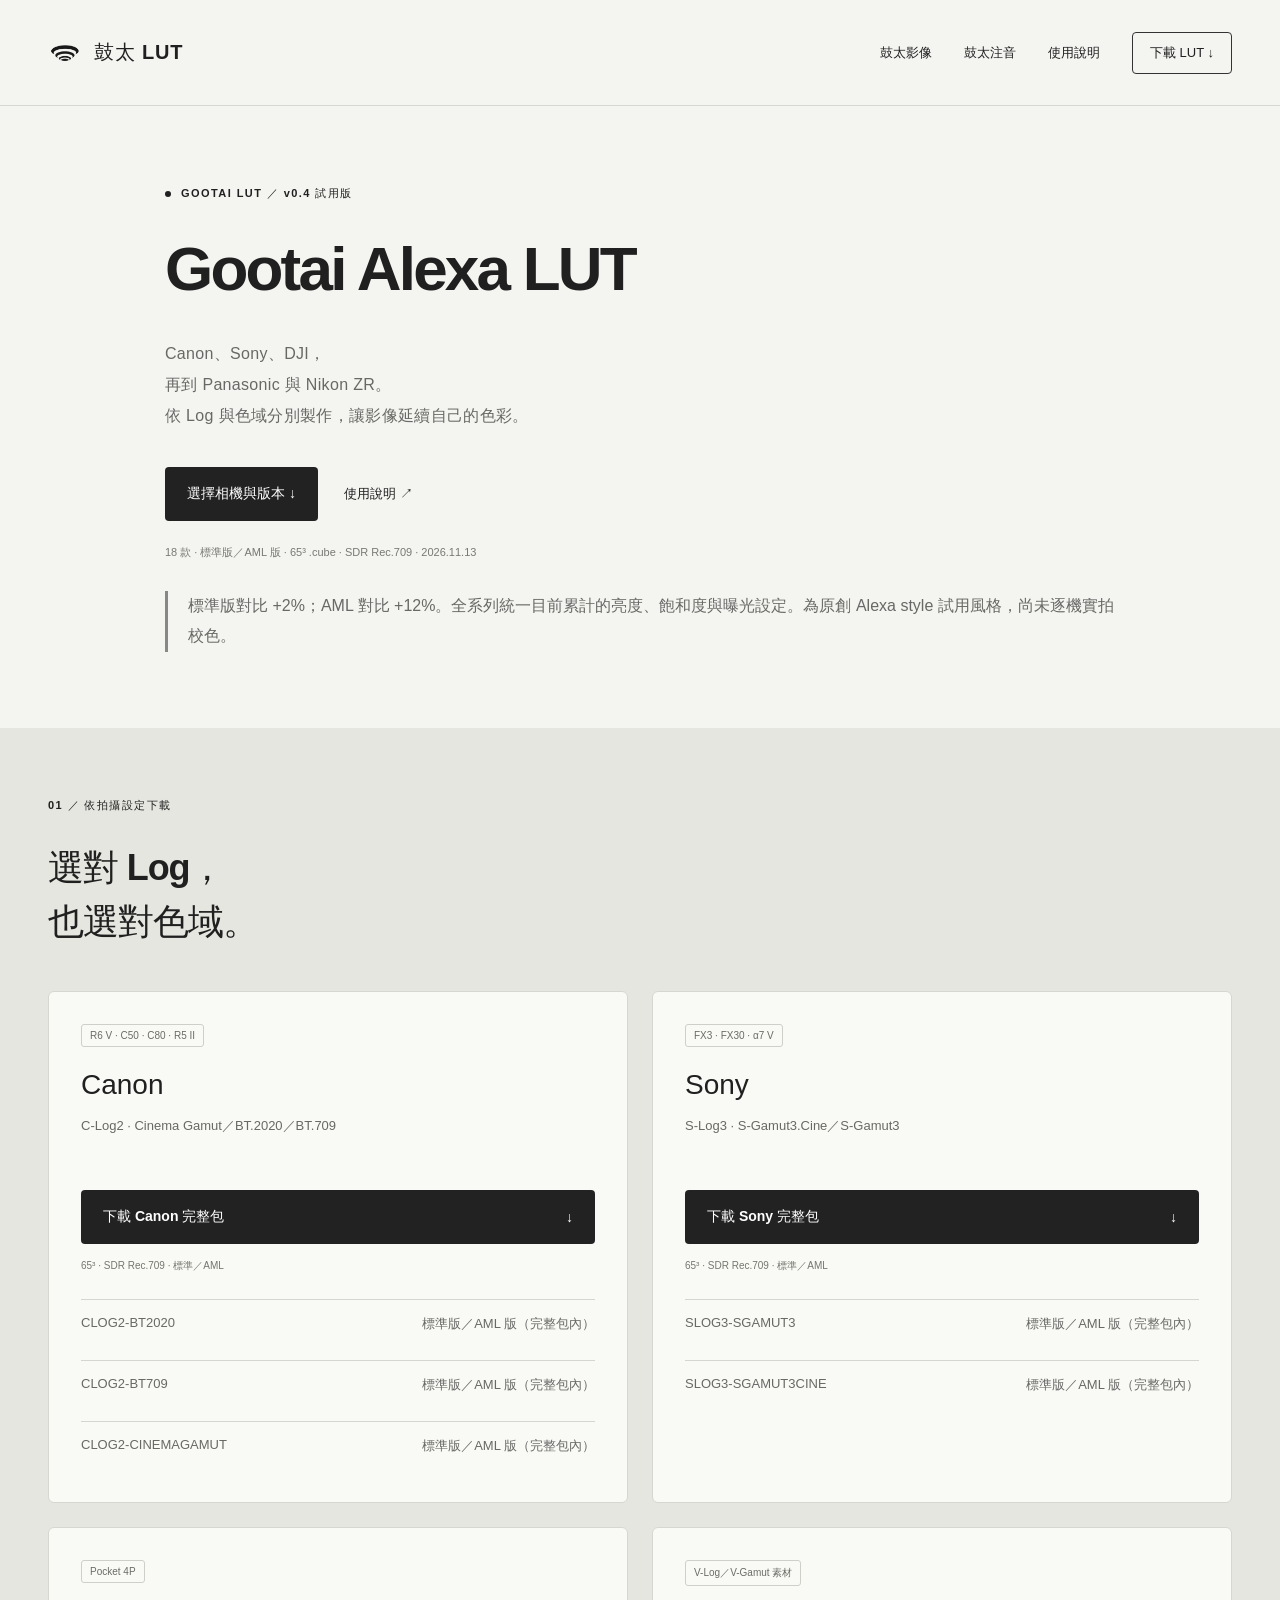
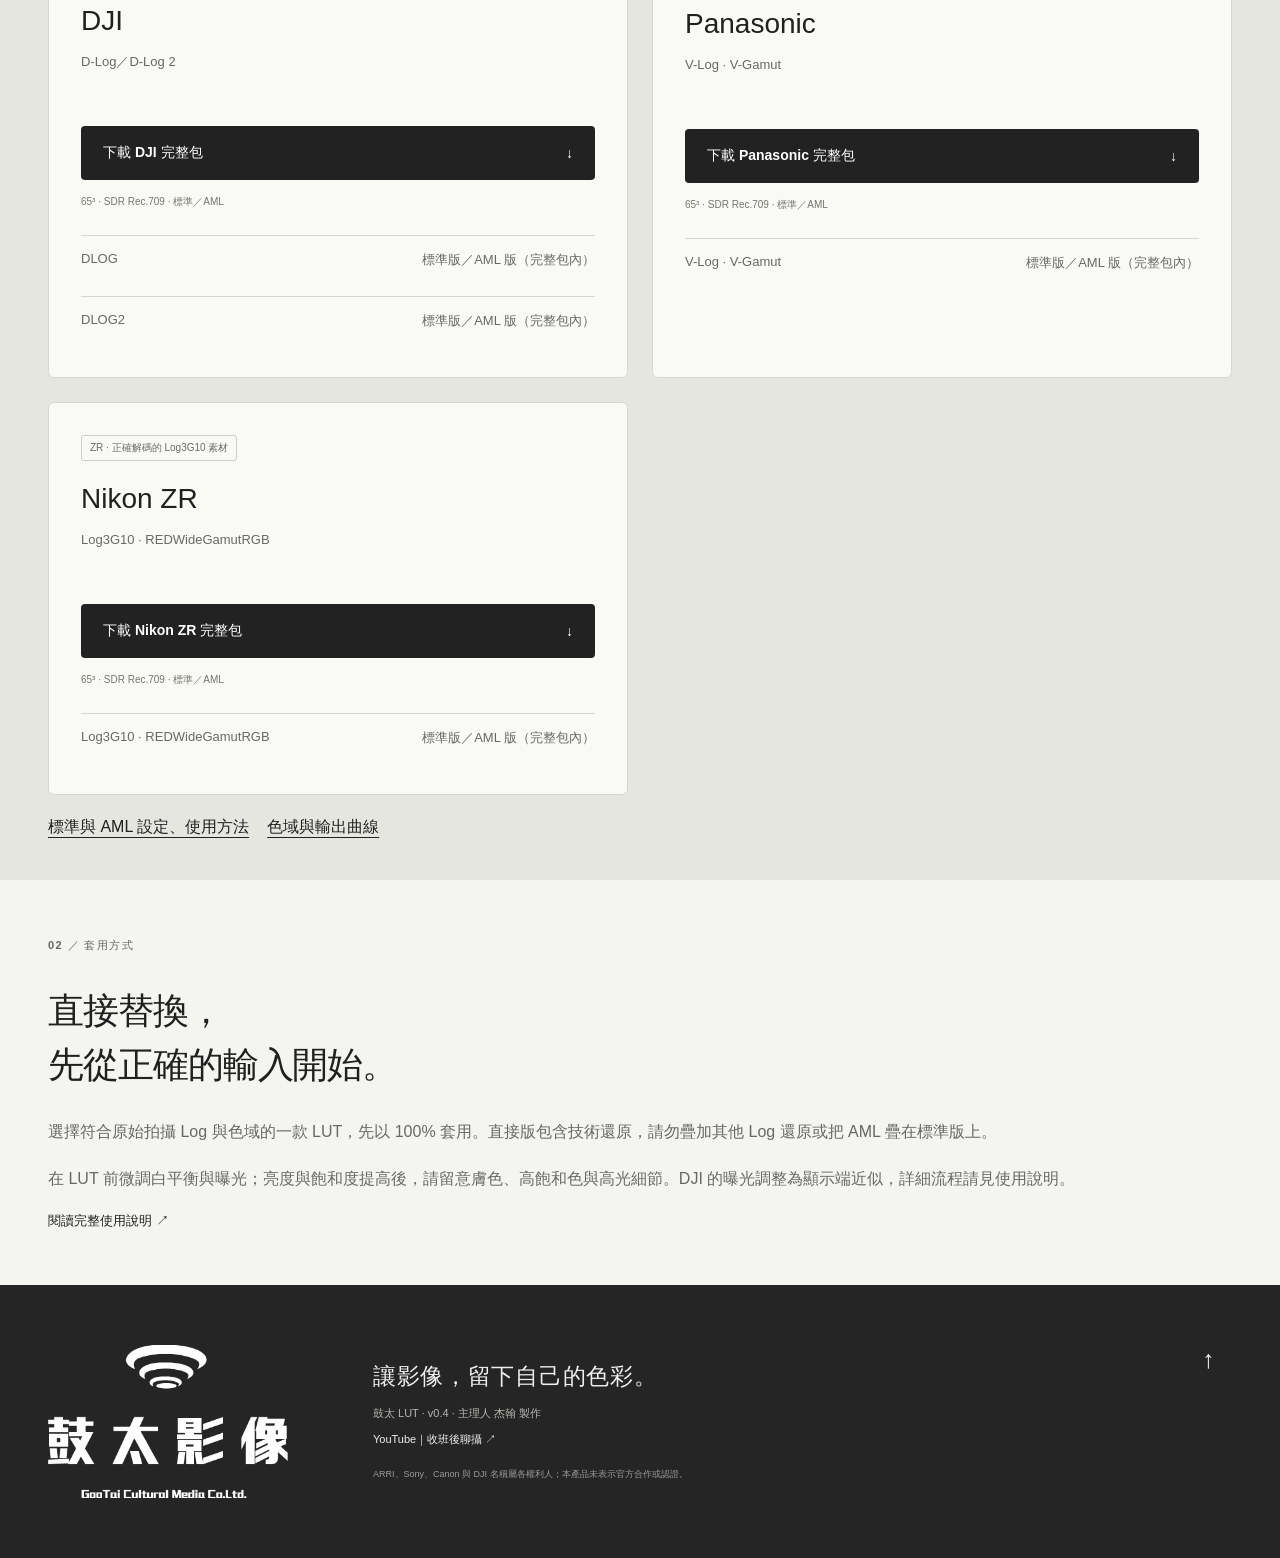
<file: lut/index.html>
<!doctype html><html lang="zh-Hant"><head><meta charset="utf-8"><meta name="viewport" content="width=device-width,initial-scale=1"><title>鼓太 LUT — Gootai Alexa LUT｜Canon・Sony・DJI・Panasonic・Nikon</title><meta name="description" content="鼓太 Gootai Alexa LUT：Canon C-Log2、Sony S-Log3、DJI D-Log 與 D-Log 2，各色域標準與 AML 版下載。"><link rel="stylesheet" href="../style.css"><style>.lut-hero{padding:80px 0 60px;max-width:950px}.lut-hero h1{font-size:clamp(36px,5vw,62px)}.lut-info{padding:55px 0}.lut-info p,.lut-info li{color:var(--muted);line-height:1.95}.lut-info h2{margin-bottom:24px}.lut-note{border-left:3px solid #888;padding-left:20px;margin-top:28px;color:var(--muted);line-height:1.9}.lut-links{display:flex;gap:18px;flex-wrap:wrap;margin-top:22px}.lut-links a{text-decoration:underline;text-underline-offset:5px}.download-card h3{font-size:28px}.download-grid{align-items:stretch}.lut-files{margin-top:25px;display:grid;gap:12px}.lut-file{border-top:1px solid var(--line);padding:15px 0;display:flex;justify-content:space-between;gap:20px}.lut-file span{color:var(--muted);font-size:13px}.lut-file a{font-size:13px;text-decoration:underline}.lut-file div{display:flex;gap:18px}table{border-collapse:collapse;width:100%;font-size:14px}th,td{padding:14px 10px;border-bottom:1px solid var(--line);text-align:left}code{overflow-wrap:anywhere}@media(max-width:680px){.header{height:auto;min-height:90px;padding-top:18px;padding-bottom:18px;flex-wrap:wrap;gap:18px}.header nav{display:flex;flex-wrap:wrap;gap:16px}.header nav a{display:block}.lut-hero{padding:45px 0}.lut-info{padding:40px 0}.lut-file{flex-direction:column;gap:10px}table{font-size:12px}th,td{padding:10px 5px}}</style></head><body><header class="header"><a class="product" href="https://jeihan101.github.io/gootai-media/" aria-label="鼓太影像首頁"><img src="../assets/gootai-mark.png" width="34" height="34" alt=""><span>鼓太 LUT</span></a><nav aria-label="主要導覽"><a href="https://jeihan101.github.io/gootai-media/">鼓太影像</a><a href="../zhuyin/">鼓太注音</a><a href="guide.html">使用說明</a><a class="nav-download" href="index.html#download">下載 LUT ↓</a></nav></header><main><section class="wrap lut-hero"><p class="eyebrow"><span class="dot"></span> GOOTAI LUT ／ v0.4 試用版</p><h1>Gootai Alexa LUT</h1><p class="lead">Canon、Sony、DJI，<br>再到 Panasonic 與 Nikon ZR。<br>依 Log 與色域分別製作，讓影像延續自己的色彩。</p><div class="hero-actions"><a class="button dark" href="#download">選擇相機與版本 ↓</a><a class="text-link" href="guide.html">使用說明 ↗</a></div><p class="system-note">18 款 · 標準版／AML 版 · 65³ .cube · SDR Rec.709 · 2026.11.13</p><p class="lut-note">標準版對比 +2%；AML 對比 +12%。全系列統一目前累計的亮度、飽和度與曝光設定。為原創 Alexa style 試用風格，尚未逐機實拍校色。</p></section><section class="download-section" id="download"><div class="wrap"><div class="download-title"><div><p class="eyebrow">01 ／ 依拍攝設定下載</p><h2>選對 Log，<br>也選對色域。</h2></div></div><div class="download-grid"><article class="download-card"><div class="platform-heading"><span class="badge">R6 V · C50 · C80 · R5 II</span></div><h3>Canon</h3><p class="platform-detail">C-Log2 · Cinema Gamut／BT.2020／BT.709</p><a class="button dark" download href="downloads/gootai-canon-alexa-standard-aml-v03.zip">下載 Canon 完整包 <span aria-hidden="true">↓</span></a><p class="file-note">65³ · SDR Rec.709 · 標準／AML</p><div class="lut-files"><div class="lut-file"><span>CLOG2-BT2020</span><div><span>標準版／AML 版（完整包內）</span></div></div><div class="lut-file"><span>CLOG2-BT709</span><div><span>標準版／AML 版（完整包內）</span></div></div><div class="lut-file"><span>CLOG2-CINEMAGAMUT</span><div><span>標準版／AML 版（完整包內）</span></div></div></div></article><article class="download-card"><div class="platform-heading"><span class="badge">FX3 · FX30 · α7 V</span></div><h3>Sony</h3><p class="platform-detail">S-Log3 · S-Gamut3.Cine／S-Gamut3</p><a class="button dark" download href="downloads/gootai-sony-alexa-standard-aml-v03.zip">下載 Sony 完整包 <span aria-hidden="true">↓</span></a><p class="file-note">65³ · SDR Rec.709 · 標準／AML</p><div class="lut-files"><div class="lut-file"><span>SLOG3-SGAMUT3</span><div><span>標準版／AML 版（完整包內）</span></div></div><div class="lut-file"><span>SLOG3-SGAMUT3CINE</span><div><span>標準版／AML 版（完整包內）</span></div></div></div></article><article class="download-card"><div class="platform-heading"><span class="badge">Pocket 4P</span></div><h3>DJI</h3><p class="platform-detail">D-Log／D-Log 2</p><a class="button dark" download href="downloads/gootai-dji-alexa-standard-aml-v03.zip">下載 DJI 完整包 <span aria-hidden="true">↓</span></a><p class="file-note">65³ · SDR Rec.709 · 標準／AML</p><div class="lut-files"><div class="lut-file"><span>DLOG</span><div><span>標準版／AML 版（完整包內）</span></div></div><div class="lut-file"><span>DLOG2</span><div><span>標準版／AML 版（完整包內）</span></div></div></div></article><article class="download-card"><div class="platform-heading"><span class="badge">V-Log／V-Gamut 素材</span></div><h3>Panasonic</h3><p class="platform-detail">V-Log · V-Gamut</p><a class="button dark" download href="downloads/gootai-panasonic-alexa-standard-aml-v04.zip">下載 Panasonic 完整包 <span aria-hidden="true">↓</span></a><p class="file-note">65³ · SDR Rec.709 · 標準／AML</p><div class="lut-files"><div class="lut-file"><span>V-Log · V-Gamut</span><div><span>標準版／AML 版（完整包內）</span></div></div></div></article><article class="download-card"><div class="platform-heading"><span class="badge">ZR · 正確解碼的 Log3G10 素材</span></div><h3>Nikon ZR</h3><p class="platform-detail">Log3G10 · REDWideGamutRGB</p><a class="button dark" download href="downloads/gootai-nikon-alexa-standard-aml-v04.zip">下載 Nikon ZR 完整包 <span aria-hidden="true">↓</span></a><p class="file-note">65³ · SDR Rec.709 · 標準／AML</p><div class="lut-files"><div class="lut-file"><span>Log3G10 · REDWideGamutRGB</span><div><span>標準版／AML 版（完整包內）</span></div></div></div></article></div><div class="lut-links"><a href="guide.html">標準與 AML 設定、使用方法</a><a href="downloads/analysis.json">色域與輸出曲線</a></div></div></section><section class="lut-info wrap"><p class="eyebrow">02 ／ 套用方式</p><h2>直接替換，<br>先從正確的輸入開始。</h2><p>選擇符合原始拍攝 Log 與色域的一款 LUT，先以 100% 套用。直接版包含技術還原，請勿疊加其他 Log 還原或把 AML 疊在標準版上。</p><p>在 LUT 前微調白平衡與曝光；亮度與飽和度提高後，請留意膚色、高飽和色與高光細節。DJI 的曝光調整為顯示端近似，詳細流程請見使用說明。</p><a class="text-link" href="guide.html">閱讀完整使用說明 ↗</a></section></main><footer><div class="wrap footer-inner"><div class="brand-lockup" role="img" aria-label="鼓太影像 GooTai Cultural Media"><img src="../assets/gootai-brand-white.png" alt="" width="1314" height="1234"></div><div class="footer-copy"><p>讓影像，留下自己的色彩。</p><span>鼓太 LUT · v0.4 · 主理人 杰翰 製作</span><a href="https://www.youtube.com/@cjeihantalkaboutfilm">YouTube｜收班後聊攝 ↗</a><small>ARRI、Sony、Canon 與 DJI 名稱屬各權利人；本產品未表示官方合作或認證。</small></div><a class="back-top" href="#" aria-label="回到頂端">↑</a></div></footer></body></html>
</file>
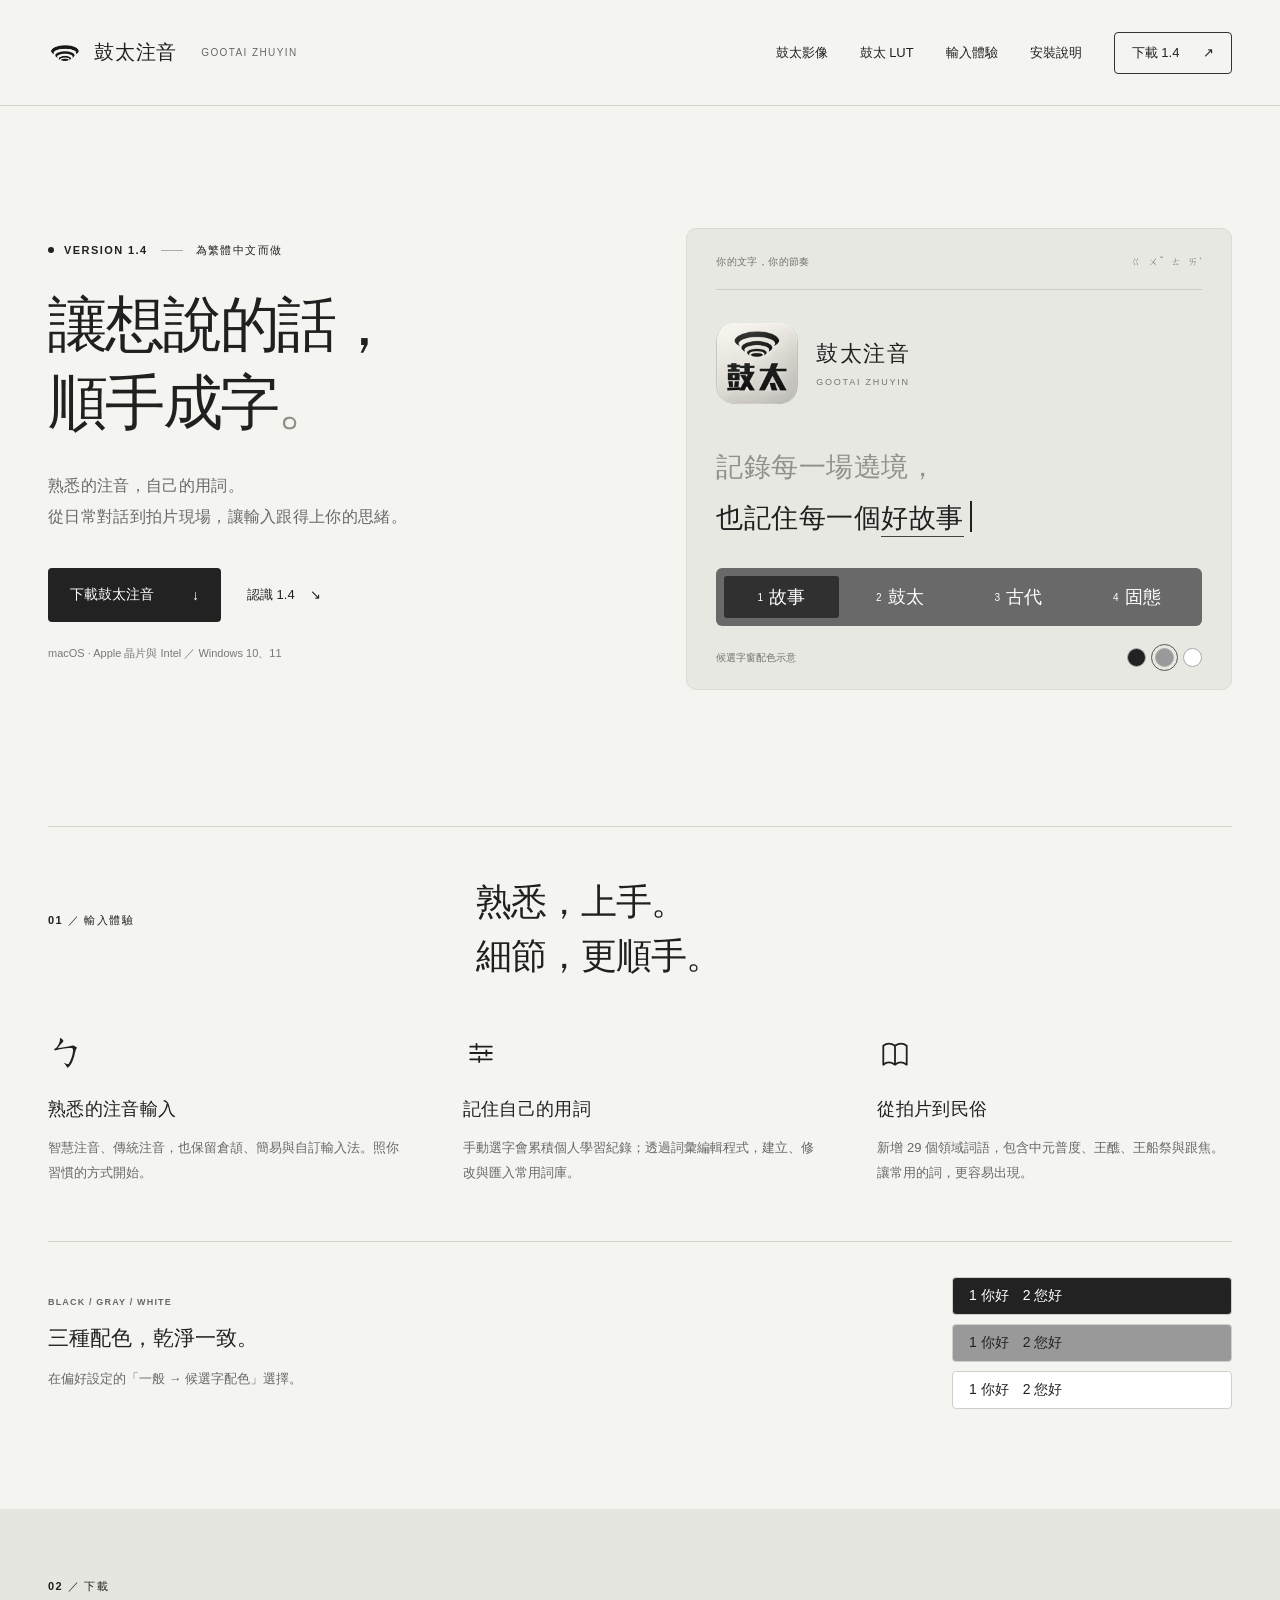
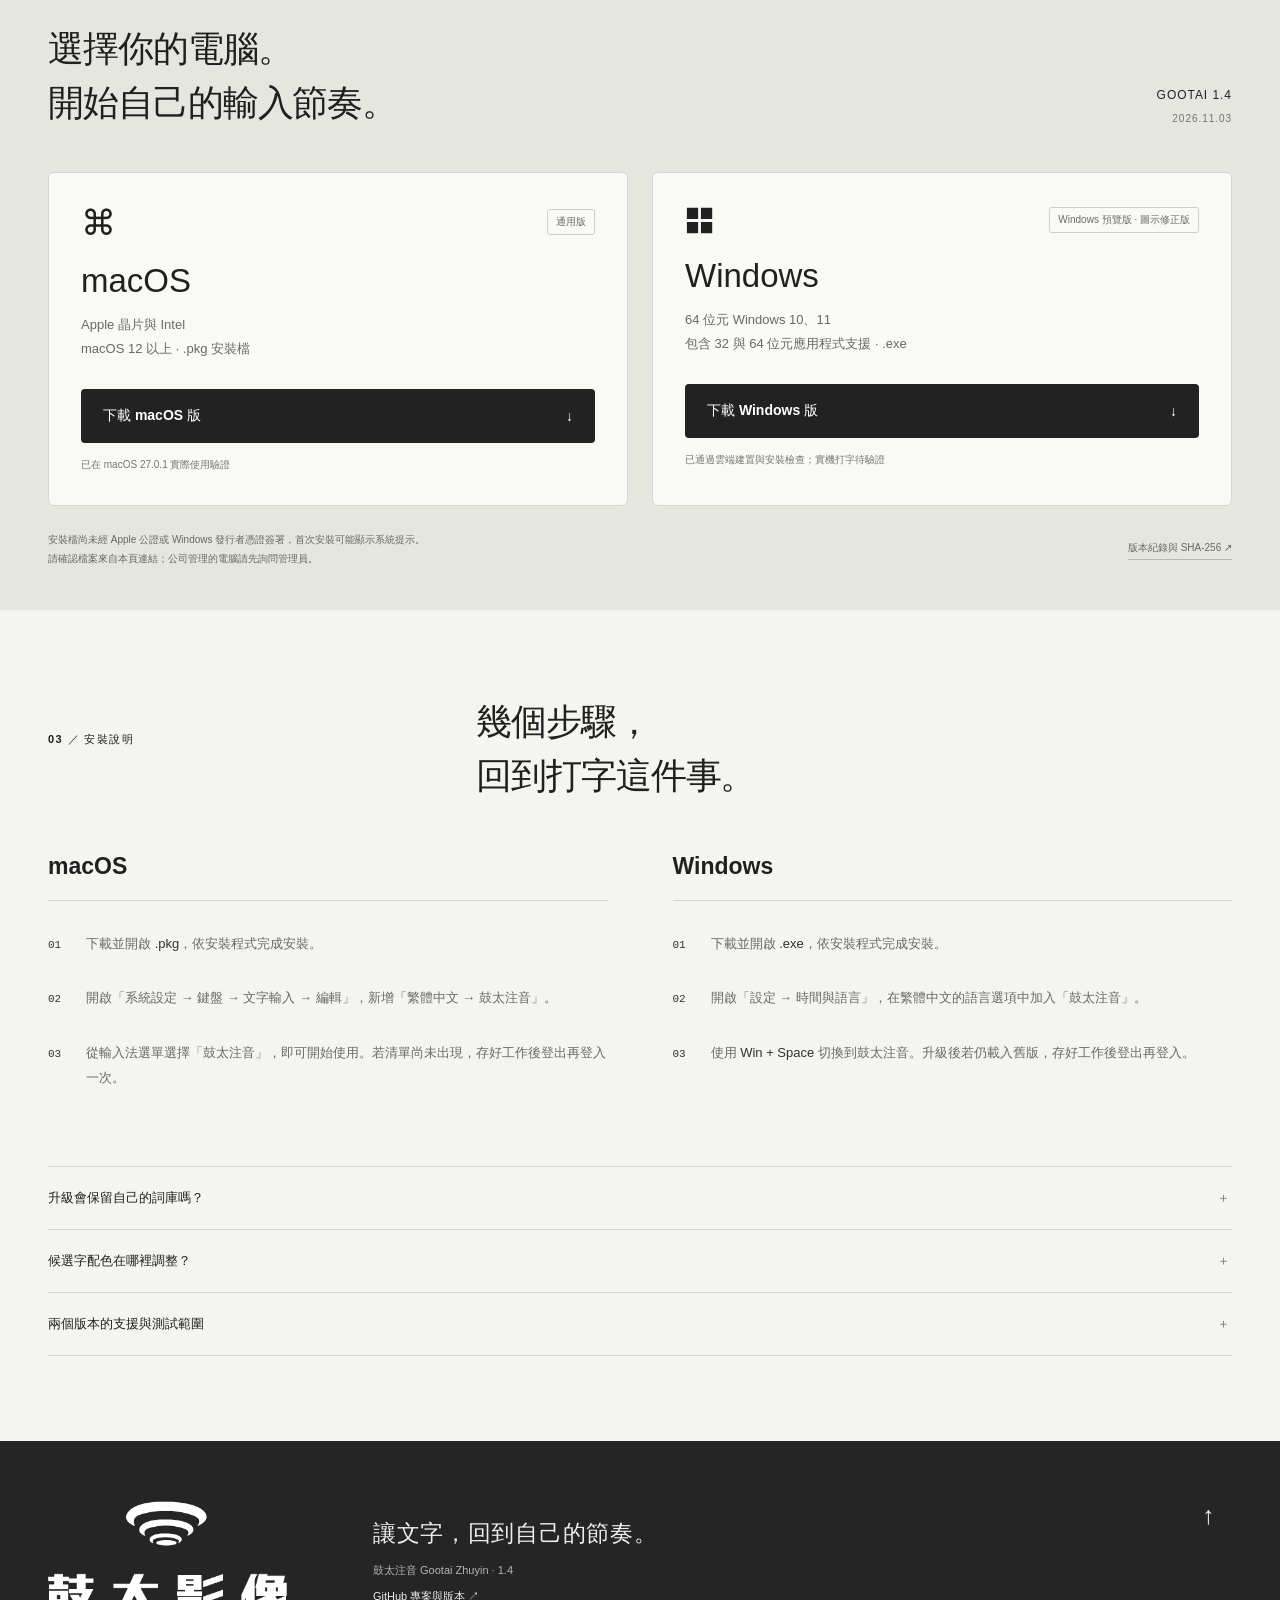
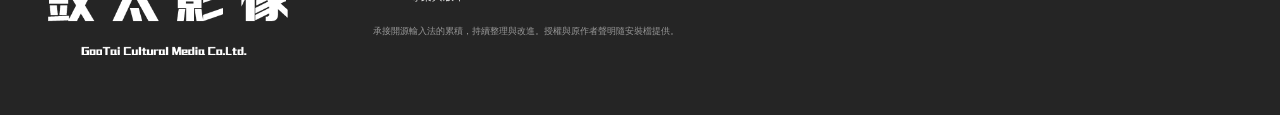
<file: zhuyin/index.html>
<!doctype html>
<html lang="zh-Hant">
<head>
<meta charset="utf-8"><meta name="viewport" content="width=device-width, initial-scale=1">
<title>鼓太注音 Gootai — macOS 與 Windows 下載</title>
<meta name="description" content="鼓太注音 1.4：熟悉的注音輸入、個人化學習與黑灰白候選字窗。下載 macOS 通用版與 Windows 版。">
<meta name="theme-color" content="#f4f4f1"><link rel="icon" href="../assets/gootai-mark.png"><link rel="stylesheet" href="../style.css">
<style>@media(max-width:700px){.header{height:auto;min-height:90px;padding-top:18px;padding-bottom:18px;flex-wrap:wrap;gap:18px}.header nav{display:flex;flex-wrap:wrap;gap:16px}.header nav a{display:flex;min-height:44px;align-items:center}}</style></head>
<body>
<a class="skip" href="#main">跳至主要內容</a>
<header class="header"><a class="product" href="https://jeihan101.github.io/gootai-media/" aria-label="鼓太影像首頁"><img src="../assets/gootai-mark.png" width="34" height="34" alt=""><span>鼓太注音</span><small>GOOTAI ZHUYIN</small></a><nav aria-label="主要導覽"><a href="https://jeihan101.github.io/gootai-media/">鼓太影像</a><a href="../lut/">鼓太 LUT</a><a href="#features">輸入體驗</a><a href="#install">安裝說明</a><a class="nav-download" href="#download">下載 1.4 <span aria-hidden="true">↗</span></a></nav></header>
<main id="main">
<section class="hero wrap">
<div class="hero-copy"><p class="eyebrow"><span class="dot"></span> VERSION 1.4 <span class="eyebrow-line"></span> 為繁體中文而做</p><h1>讓想說的話，<br>順手成字<span class="period">。</span></h1><p class="lead">熟悉的注音，自己的用詞。<br>從日常對話到拍片現場，讓輸入跟得上你的思緒。</p><div class="hero-actions"><a class="button dark" href="#download">下載鼓太注音 <span aria-hidden="true">↓</span></a><a class="text-link" href="#features">認識 1.4 <span aria-hidden="true">↘</span></a></div><p class="system-note">macOS · Apple 晶片與 Intel ／ Windows 10、11</p></div>
<div class="hero-visual"><div class="visual-top"><span>你的文字，你的節奏</span><span class="mono">ㄍ ㄨˇ ㄊ ㄞˋ</span></div><div class="app-identity"><img src="../assets/gootai-app.png" width="128" height="128" alt="鼓太注音應用程式圖示"><div><span class="app-name">鼓太注音</span><span class="app-english">GOOTAI ZHUYIN</span></div></div><div class="writing"><span>記錄每一場遶境，</span><br>也記住每一個<span class="underlined">好故事</span><span class="caret" aria-hidden="true"></span></div><div class="candidate-preview" data-theme="gray" aria-label="候選字窗配色示意"><span class="candidate selected"><small>1</small> 故事</span><span class="candidate"><small>2</small> 鼓太</span><span class="candidate"><small>3</small> 古代</span><span class="candidate"><small>4</small> 固態</span></div><div class="preview-bottom"><span>候選字窗配色示意</span><div class="swatches" role="group" aria-label="預覽候選字配色"><button class="swatch black" data-set-theme="black" aria-label="預覽黑色" aria-pressed="false"></button><button class="swatch gray" data-set-theme="gray" aria-label="預覽灰色" aria-pressed="true"></button><button class="swatch white" data-set-theme="white" aria-label="預覽白色" aria-pressed="false"></button></div></div></div>
</section>
<section class="features wrap" id="features"><div class="section-top"><p class="eyebrow">01 ／ 輸入體驗</p><h2>熟悉，上手。<br>細節，更順手。</h2></div><div class="feature-grid"><article><span class="feature-symbol" aria-hidden="true">ㄅ</span><h3>熟悉的注音輸入</h3><p>智慧注音、傳統注音，也保留倉頡、簡易與自訂輸入法。照你習慣的方式開始。</p></article><article><svg viewBox="0 0 40 40" class="feature-symbol" aria-hidden="true"><path d="M8 13h24M8 20h24M8 27h24M15 10v6M26 17v6M18 24v6"/></svg><h3>記住自己的用詞</h3><p>手動選字會累積個人學習紀錄；透過詞彙編輯程式，建立、修改與匯入常用詞庫。</p></article><article><svg viewBox="0 0 40 40" class="feature-symbol" aria-hidden="true"><path d="M7 12q6-5 13 0q7-5 13 0v21q-7-5-13 0q-7-5-13 0zM20 12v21"/></svg><h3>從拍片到民俗</h3><p>新增 29 個領域詞語，包含中元普度、王醮、王船祭與跟焦。讓常用的詞，更容易出現。</p></article></div><div class="theme-row"><div><p class="eyebrow">BLACK / GRAY / WHITE</p><h3>三種配色，乾淨一致。</h3><p>在偏好設定的「一般 → 候選字配色」選擇。</p></div><div class="mini-themes"><span class="mini black"><b>1 你好</b>　2 您好</span><span class="mini gray"><b>1 你好</b>　2 您好</span><span class="mini white"><b>1 你好</b>　2 您好</span></div></div></section>
<section class="download-section" id="download"><div class="wrap"><div class="download-title"><div><p class="eyebrow">02 ／ 下載</p><h2>選擇你的電腦。<br>開始自己的輸入節奏。</h2></div><span class="release-label">GOOTAI 1.4<br><small>2026.11.03</small></span></div><div class="download-grid"><article class="download-card"><div class="platform-heading"><span class="platform-mark" aria-hidden="true">⌘</span><span class="badge">通用版</span></div><h3>macOS</h3><p class="platform-detail">Apple 晶片與 Intel<br>macOS 12 以上 · .pkg 安裝檔</p><a class="button dark download-file" href="https://github.com/jeihan101/gootai-zhuyin/releases/download/v1.4/GootaiZhuyin-1.4-Universal.pkg">下載 macOS 版 <span aria-hidden="true">↓</span></a><p class="file-note">已在 macOS 27.0.1 實際使用驗證</p></article><article class="download-card"><div class="platform-heading"><svg class="windows-mark" viewBox="0 0 32 32" aria-hidden="true"><path d="M2 3h12v12H2zM17 3h12v12H17zM2 18h12v12H2zM17 18h12v12H17z"/></svg><span class="badge">Windows 預覽版 · 圖示修正版</span></div><h3>Windows</h3><p class="platform-detail">64 位元 Windows 10、11<br>包含 32 與 64 位元應用程式支援 · .exe</p><a class="button dark download-file" href="https://github.com/jeihan101/gootai-zhuyin/releases/download/v1.4/GootaiZhuyin-Windows-1.4-r3-Setup.exe">下載 Windows 版 <span aria-hidden="true">↓</span></a><p class="file-note">已通過雲端建置與安裝檢查；實機打字待驗證</p></article></div><div class="download-foot"><p>安裝檔尚未經 Apple 公證或 Windows 發行者憑證簽署，首次安裝可能顯示系統提示。<br>請確認檔案來自本頁連結；公司管理的電腦請先詢問管理員。</p><a href="https://github.com/jeihan101/gootai-zhuyin/releases/tag/v1.4">版本紀錄與 SHA-256 <span aria-hidden="true">↗</span></a></div></div></section>
<section class="install wrap" id="install"><div class="section-top"><p class="eyebrow">03 ／ 安裝說明</p><h2>幾個步驟，<br>回到打字這件事。</h2></div><div class="install-columns"><article><h3>macOS</h3><ol><li>下載並開啟 <strong>.pkg</strong>，依安裝程式完成安裝。</li><li>開啟「系統設定 → 鍵盤 → 文字輸入 → 編輯」，新增「繁體中文 → 鼓太注音」。</li><li>從輸入法選單選擇「鼓太注音」，即可開始使用。若清單尚未出現，存好工作後登出再登入一次。</li></ol></article><article><h3>Windows</h3><ol><li>下載並開啟 <strong>.exe</strong>，依安裝程式完成安裝。</li><li>開啟「設定 → 時間與語言」，在繁體中文的語言選項中加入「鼓太注音」。</li><li>使用 <strong>Win + Space</strong> 切換到鼓太注音。升級後若仍載入舊版，存好工作後登出再登入。</li></ol></article></div><details><summary>升級會保留自己的詞庫嗎？</summary><p>1.4 延用原有鼓太注音的資料位置。升級前仍建議從詞彙編輯程式匯出備份；安裝檔不包含任何人的私人詞彙或學習紀錄。</p></details><details><summary>候選字配色在哪裡調整？</summary><p>開啟鼓太注音偏好設定，在「一般 → 候選字配色」選擇黑色、灰色或白色。上方的配色預覽只是網頁示意，不會更動你電腦的設定。</p></details><details><summary>兩個版本的支援與測試範圍</summary><p>macOS 版支援 Apple 晶片與 Intel，已在 macOS 27.0.1 使用。Windows 版目前為預覽版，支援 x64 Windows 10 以上，包含 x86 應用程式；雲端測試不能取代 Windows 電腦上的完整打字驗證。兩版目前都未整合善解模型。</p></details></section>
</main>
<footer><div class="wrap footer-inner"><div class="brand-lockup" role="img" aria-label="鼓太影像 GooTai Cultural Media Co., Ltd. 原版 Logo 與標準字"><img src="../assets/gootai-brand-white.png" alt="" width="1314" height="1234"></div><div class="footer-copy"><p>讓文字，回到自己的節奏。</p><span>鼓太注音 Gootai Zhuyin · 1.4</span><a href="https://github.com/jeihan101/gootai-zhuyin">GitHub 專案與版本 <span aria-hidden="true">↗</span></a><small>承接開源輸入法的累積，持續整理與改進。授權與原作者聲明隨安裝檔提供。</small></div><a class="back-top" href="#" aria-label="回到頂端">↑</a></div></footer>
<script src="../script.js"></script>
</body></html>
</file>
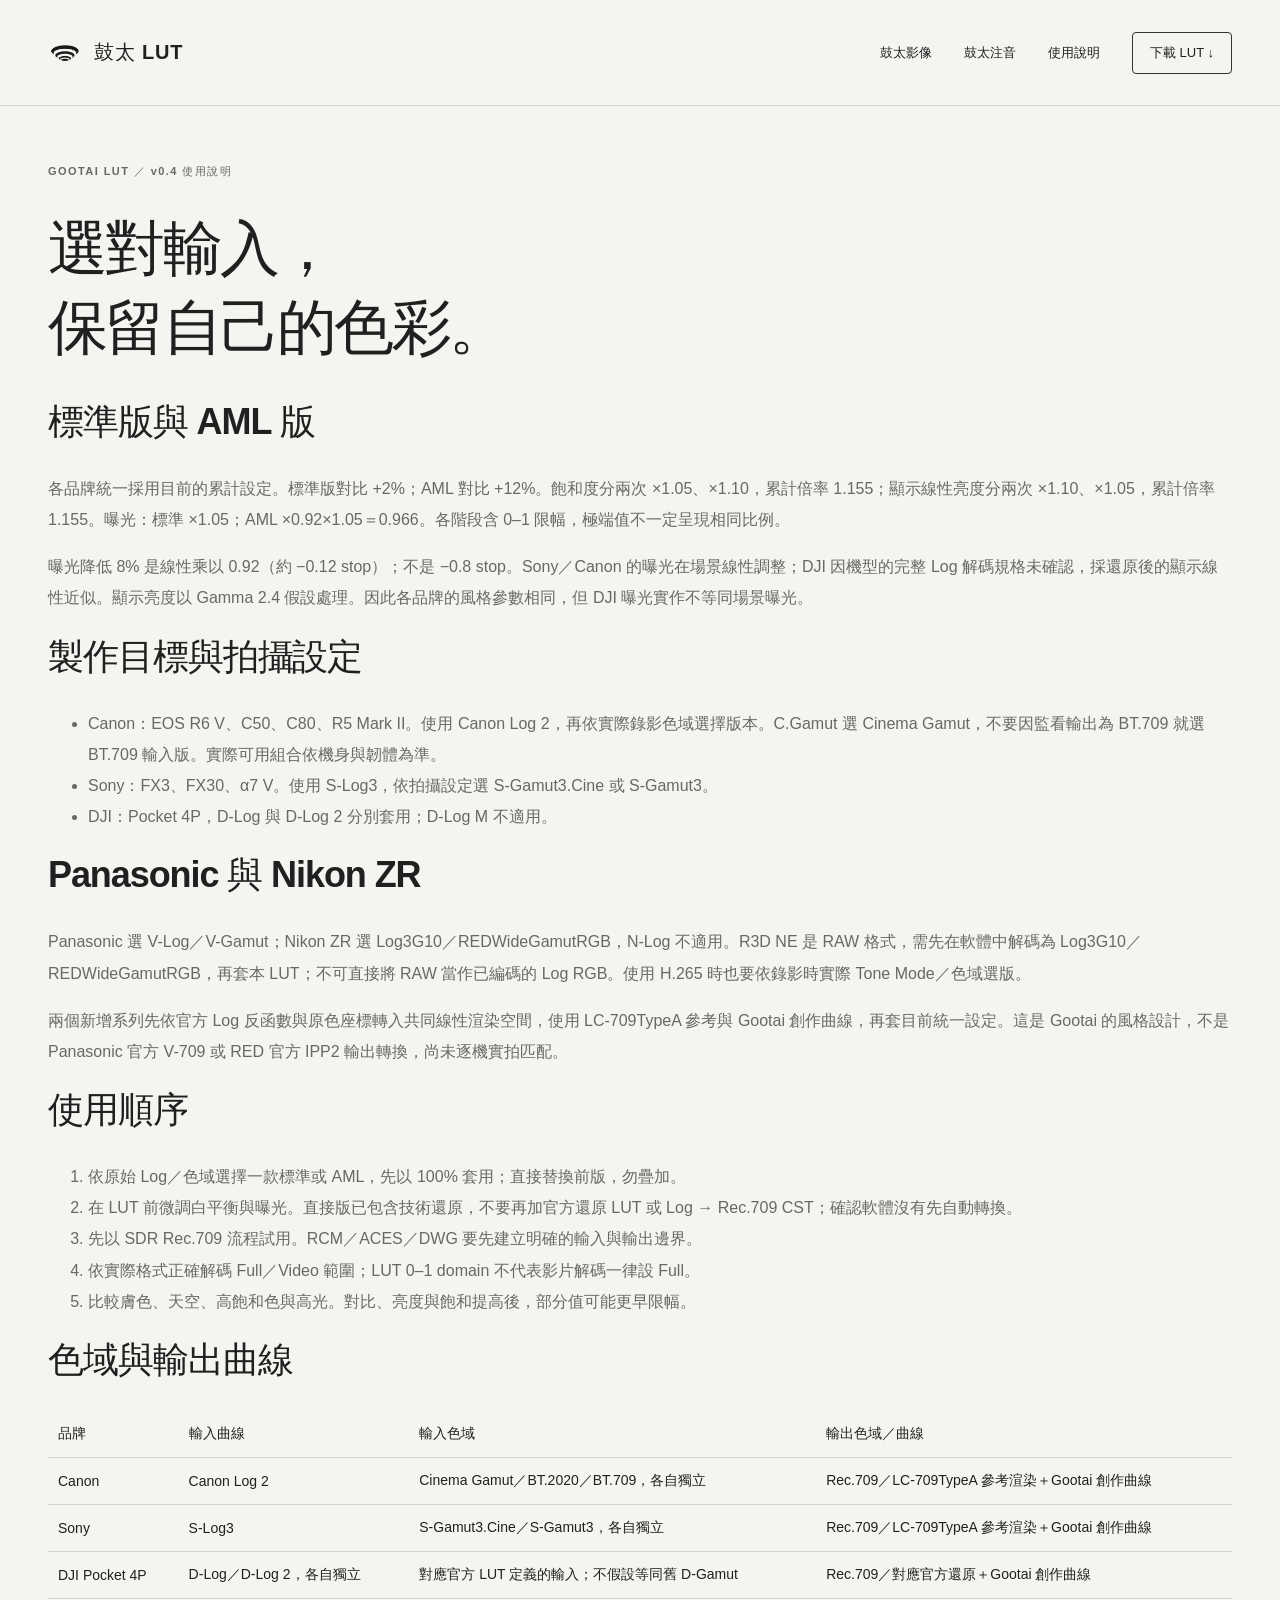
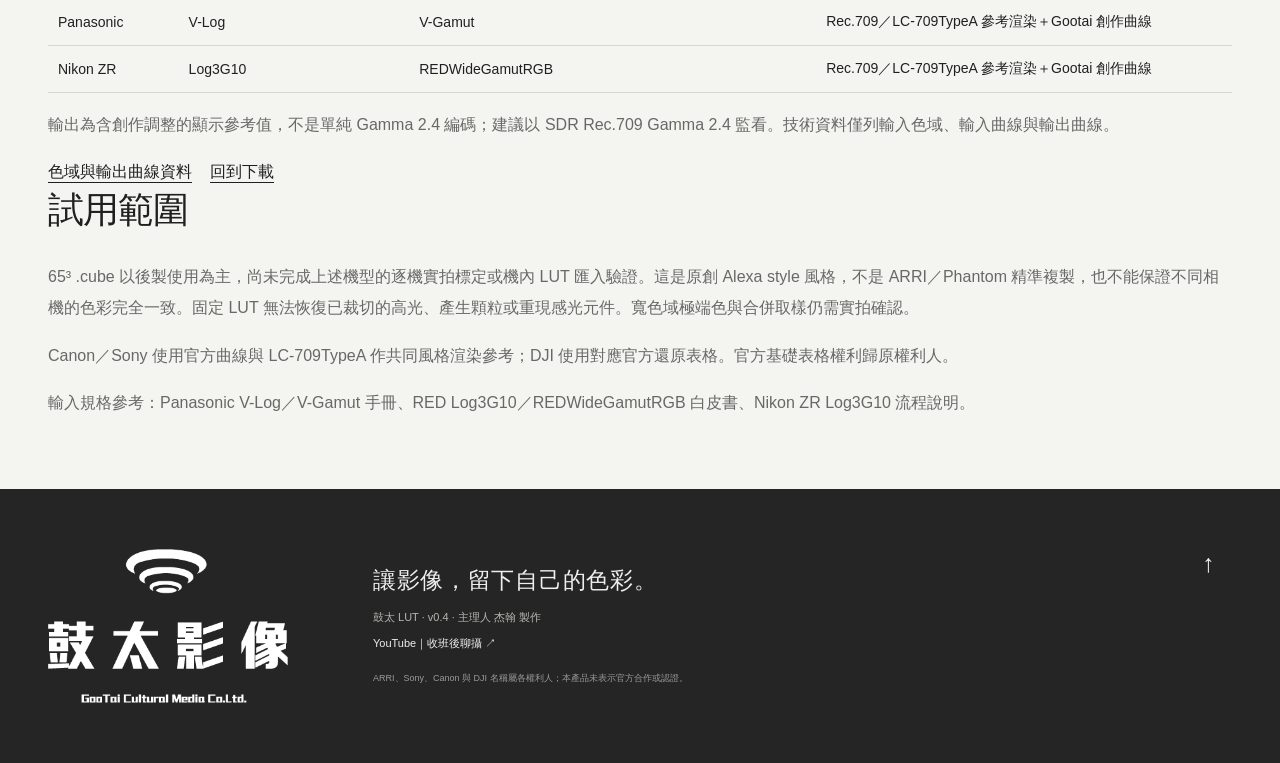
<file: lut/guide.html>
<!doctype html><html lang="zh-Hant"><head><meta charset="utf-8"><meta name="viewport" content="width=device-width,initial-scale=1"><title>鼓太 LUT v0.4 — 使用說明與色域</title><meta name="description" content="鼓太 Gootai Alexa LUT：Canon C-Log2、Sony S-Log3、DJI D-Log 與 D-Log 2，各色域標準與 AML 版下載。"><link rel="stylesheet" href="../style.css"><style>.lut-hero{padding:80px 0 60px;max-width:950px}.lut-hero h1{font-size:clamp(36px,5vw,62px)}.lut-info{padding:55px 0}.lut-info p,.lut-info li{color:var(--muted);line-height:1.95}.lut-info h2{margin-bottom:24px}.lut-note{border-left:3px solid #888;padding-left:20px;margin-top:28px;color:var(--muted);line-height:1.9}.lut-links{display:flex;gap:18px;flex-wrap:wrap;margin-top:22px}.lut-links a{text-decoration:underline;text-underline-offset:5px}.download-card h3{font-size:28px}.download-grid{align-items:stretch}.lut-files{margin-top:25px;display:grid;gap:12px}.lut-file{border-top:1px solid var(--line);padding:15px 0;display:flex;justify-content:space-between;gap:20px}.lut-file span{color:var(--muted);font-size:13px}.lut-file a{font-size:13px;text-decoration:underline}.lut-file div{display:flex;gap:18px}table{border-collapse:collapse;width:100%;font-size:14px}th,td{padding:14px 10px;border-bottom:1px solid var(--line);text-align:left}code{overflow-wrap:anywhere}@media(max-width:680px){.header{height:auto;min-height:90px;padding-top:18px;padding-bottom:18px;flex-wrap:wrap;gap:18px}.header nav{display:flex;flex-wrap:wrap;gap:16px}.header nav a{display:block}.lut-hero{padding:45px 0}.lut-info{padding:40px 0}.lut-file{flex-direction:column;gap:10px}table{font-size:12px}th,td{padding:10px 5px}}</style></head><body><header class="header"><a class="product" href="https://jeihan101.github.io/gootai-media/" aria-label="鼓太影像首頁"><img src="../assets/gootai-mark.png" width="34" height="34" alt=""><span>鼓太 LUT</span></a><nav aria-label="主要導覽"><a href="https://jeihan101.github.io/gootai-media/">鼓太影像</a><a href="../zhuyin/">鼓太注音</a><a href="guide.html">使用說明</a><a class="nav-download" href="index.html#download">下載 LUT ↓</a></nav></header><main><section class="lut-info wrap"><p class="eyebrow">GOOTAI LUT ／ v0.4 使用說明</p><h1>選對輸入，<br>保留自己的色彩。</h1><h2>標準版與 AML 版</h2><p>各品牌統一採用目前的累計設定。標準版對比 +2%；AML 對比 +12%。飽和度分兩次 ×1.05、×1.10，累計倍率 1.155；顯示線性亮度分兩次 ×1.10、×1.05，累計倍率 1.155。曝光：標準 ×1.05；AML ×0.92×1.05＝0.966。各階段含 0–1 限幅，極端值不一定呈現相同比例。</p><p>曝光降低 8% 是線性乘以 0.92（約 −0.12 stop）；不是 −0.8 stop。Sony／Canon 的曝光在場景線性調整；DJI 因機型的完整 Log 解碼規格未確認，採還原後的顯示線性近似。顯示亮度以 Gamma 2.4 假設處理。因此各品牌的風格參數相同，但 DJI 曝光實作不等同場景曝光。</p><h2>製作目標與拍攝設定</h2><ul><li>Canon：EOS R6 V、C50、C80、R5 Mark II。使用 Canon Log 2，再依實際錄影色域選擇版本。C.Gamut 選 Cinema Gamut，不要因監看輸出為 BT.709 就選 BT.709 輸入版。實際可用組合依機身與韌體為準。</li><li>Sony：FX3、FX30、α7 V。使用 S-Log3，依拍攝設定選 S-Gamut3.Cine 或 S-Gamut3。</li><li>DJI：Pocket 4P，D-Log 與 D-Log 2 分別套用；D-Log M 不適用。</li></ul><h2>Panasonic 與 Nikon ZR</h2><p>Panasonic 選 V-Log／V-Gamut；Nikon ZR 選 Log3G10／REDWideGamutRGB，N-Log 不適用。R3D NE 是 RAW 格式，需先在軟體中解碼為 Log3G10／REDWideGamutRGB，再套本 LUT；不可直接將 RAW 當作已編碼的 Log RGB。使用 H.265 時也要依錄影時實際 Tone Mode／色域選版。</p><p>兩個新增系列先依官方 Log 反函數與原色座標轉入共同線性渲染空間，使用 LC-709TypeA 參考與 Gootai 創作曲線，再套目前統一設定。這是 Gootai 的風格設計，不是 Panasonic 官方 V-709 或 RED 官方 IPP2 輸出轉換，尚未逐機實拍匹配。</p><h2>使用順序</h2><ol><li>依原始 Log／色域選擇一款標準或 AML，先以 100% 套用；直接替換前版，勿疊加。</li><li>在 LUT 前微調白平衡與曝光。直接版已包含技術還原，不要再加官方還原 LUT 或 Log → Rec.709 CST；確認軟體沒有先自動轉換。</li><li>先以 SDR Rec.709 流程試用。RCM／ACES／DWG 要先建立明確的輸入與輸出邊界。</li><li>依實際格式正確解碼 Full／Video 範圍；LUT 0–1 domain 不代表影片解碼一律設 Full。</li><li>比較膚色、天空、高飽和色與高光。對比、亮度與飽和提高後，部分值可能更早限幅。</li></ol><h2>色域與輸出曲線</h2><table><tr><th>品牌</th><th>輸入曲線</th><th>輸入色域</th><th>輸出色域／曲線</th></tr><tr><td>Canon</td><td>Canon Log 2</td><td>Cinema Gamut／BT.2020／BT.709，各自獨立</td><td>Rec.709／LC-709TypeA 參考渲染＋Gootai 創作曲線</td></tr><tr><td>Sony</td><td>S-Log3</td><td>S-Gamut3.Cine／S-Gamut3，各自獨立</td><td>Rec.709／LC-709TypeA 參考渲染＋Gootai 創作曲線</td></tr><tr><td>DJI Pocket 4P</td><td>D-Log／D-Log 2，各自獨立</td><td>對應官方 LUT 定義的輸入；不假設等同舊 D-Gamut</td><td>Rec.709／對應官方還原＋Gootai 創作曲線</td></tr><tr><td>Panasonic</td><td>V-Log</td><td>V-Gamut</td><td>Rec.709／LC-709TypeA 參考渲染＋Gootai 創作曲線</td></tr><tr><td>Nikon ZR</td><td>Log3G10</td><td>REDWideGamutRGB</td><td>Rec.709／LC-709TypeA 參考渲染＋Gootai 創作曲線</td></tr></table><p>輸出為含創作調整的顯示參考值，不是單純 Gamma 2.4 編碼；建議以 SDR Rec.709 Gamma 2.4 監看。技術資料僅列輸入色域、輸入曲線與輸出曲線。</p><div class="lut-links"><a href="downloads/analysis.json">色域與輸出曲線資料</a><a href="index.html#download">回到下載</a></div><h2>試用範圍</h2><p>65³ .cube 以後製使用為主，尚未完成上述機型的逐機實拍標定或機內 LUT 匯入驗證。這是原創 Alexa style 風格，不是 ARRI／Phantom 精準複製，也不能保證不同相機的色彩完全一致。固定 LUT 無法恢復已裁切的高光、產生顆粒或重現感光元件。寬色域極端色與合併取樣仍需實拍確認。</p><p>Canon／Sony 使用官方曲線與 LC-709TypeA 作共同風格渲染參考；DJI 使用對應官方還原表格。官方基礎表格權利歸原權利人。</p><p>輸入規格參考：<a href="https://pro-av.panasonic.net/en/cinema_camera_varicam_eva/support/pdf/VARICAM_V-Log_V-Gamut.pdf">Panasonic V-Log／V-Gamut 手冊</a>、<a href="https://s3.amazonaws.com/red_3/downloads/other/white-papers/REDWIDEGAMUTRGB%20AND%20LOG3G10%20Rev-B.pdf">RED Log3G10／REDWideGamutRGB 白皮書</a>、<a href="https://onlinemanual.nikonimglib.com/technicalguide/zr/r3dne_log3g10/en/">Nikon ZR Log3G10 流程說明</a>。</p></section></main><footer><div class="wrap footer-inner"><div class="brand-lockup" role="img" aria-label="鼓太影像 GooTai Cultural Media"><img src="../assets/gootai-brand-white.png" alt="" width="1314" height="1234"></div><div class="footer-copy"><p>讓影像，留下自己的色彩。</p><span>鼓太 LUT · v0.4 · 主理人 杰翰 製作</span><a href="https://www.youtube.com/@cjeihantalkaboutfilm">YouTube｜收班後聊攝 ↗</a><small>ARRI、Sony、Canon 與 DJI 名稱屬各權利人；本產品未表示官方合作或認證。</small></div><a class="back-top" href="#" aria-label="回到頂端">↑</a></div></footer></body></html>
</file>
<file: style.css>
:root{--paper:#f4f4f1;--ink:#202020;--muted:#686866;--line:#d6d6d1;--white:#fff;font-family:-apple-system,BlinkMacSystemFont,"Noto Sans TC","Microsoft JhengHei",sans-serif;color:var(--ink);background:var(--paper);font-synthesis:none}*{box-sizing:border-box}html{scroll-behavior:smooth;scroll-padding-top:28px}body{margin:0}a{color:inherit;text-decoration:none}button{font:inherit}a:focus-visible,button:focus-visible,summary:focus-visible{outline:3px solid #888;outline-offset:5px}img{max-width:100%}.wrap{width:min(1200px,calc(100% - 96px));margin:auto}.header{height:106px;max-width:1440px;margin:auto;padding:0 48px;display:flex;align-items:center;justify-content:space-between;border-bottom:1px solid var(--line)}.product{display:flex;align-items:center;gap:12px;font-size:20px;font-weight:700;letter-spacing:.04em}.product img{object-fit:contain}.product small{font-size:10px;font-weight:500;letter-spacing:.14em;margin-left:12px;color:var(--muted)}nav{display:flex;gap:32px;align-items:center;font-size:13px}.nav-download{border:1px solid #333;border-radius:4px;padding:11px 17px}.nav-download span{margin-left:20px}.hero{min-height:720px;display:grid;grid-template-columns:1.05fr 1fr;gap:65px;align-items:center;padding:86px 0 100px}.eyebrow{font-size:11px;letter-spacing:.13em;display:flex;align-items:center;gap:10px;font-weight:600;margin:0 0 28px}.dot{width:6px;height:6px;background:var(--ink);border-radius:50%}.eyebrow-line{height:1px;width:22px;background:#aaa;margin:0 3px}h1{font-size:clamp(40px,4.7vw,66px);letter-spacing:-.045em;line-height:1.3;font-weight:650;margin:0 0 28px}.period{color:#90908b}.lead{color:var(--muted);font-size:16px;line-height:1.95;margin:0 0 36px;letter-spacing:.02em}.hero-actions{display:flex;gap:26px;align-items:center}.button{height:54px;padding:0 22px;display:flex;align-items:center;justify-content:space-between;gap:38px;border-radius:4px;font-size:14px;font-weight:600;transition:background .2s,transform .2s}.button.dark{background:#222;color:#fff}.button:hover{background:#444;transform:translateY(-1px)}.text-link{font-size:13px}.text-link span{margin-left:12px}.system-note{font-size:11px;color:#787875;margin-top:22px;line-height:1.8}.hero-visual{background:#e8e8e3;border:1px solid #dcdcd5;border-radius:10px;padding:26px 29px 22px;position:relative}.visual-top{display:flex;justify-content:space-between;font-size:10px;letter-spacing:.04em;color:#71716d;border-bottom:1px solid #cecec7;padding-bottom:20px;gap:10px}.mono{font-family:monospace}.app-identity{display:flex;align-items:center;gap:18px;margin:32px 0 38px}.app-identity img{width:82px;height:82px;border-radius:19px}.app-identity>div{display:flex;flex-direction:column;gap:8px}.app-name{font-size:22px;font-weight:650;letter-spacing:.07em}.app-english{font-size:9px;letter-spacing:.2em;color:#767670}.writing{font-size:clamp(18px,2.1vw,29px);line-height:1.9;letter-spacing:.02em;margin-bottom:24px}.writing>span:first-child{color:#91918c}.underlined{border-bottom:1px solid #444;padding-bottom:3px}.caret{display:inline-block;height:1.15em;width:2px;margin-left:6px;background:#202020;vertical-align:-.2em}.candidate-preview{display:flex;gap:4px;padding:8px;border-radius:6px;background:#696969;color:#fff;transition:background .2s,color .2s}.candidate{display:flex;align-items:center;gap:6px;padding:9px 8px;font-size:18px;white-space:nowrap;flex:1;justify-content:center}.candidate small{font-size:10px}.candidate.selected{background:#303030;color:white;border-radius:3px}.candidate-preview[data-theme=black]{background:#202020}.candidate-preview[data-theme=black] .selected{background:#565656}.candidate-preview[data-theme=white]{background:#fafafa;color:#202020}.candidate-preview[data-theme=white] .selected{background:#484848;color:#fff}.preview-bottom{display:flex;align-items:center;justify-content:space-between;margin-top:22px;font-size:10px;color:#71716d}.swatches{display:flex;gap:9px}.swatch{width:19px;height:19px;border-radius:50%;border:1px solid #aaa;cursor:pointer;padding:0}.black{background:#222;color:#fff}.gray{background:#999;color:#222}.white{background:#fff;color:#222}.swatch[aria-pressed=true]{outline:1px solid #555;outline-offset:3px}.features{padding:48px 0 100px;border-top:1px solid var(--line)}.section-top{display:grid;grid-template-columns:1fr 2fr;gap:50px;margin-bottom:50px}.section-top .eyebrow{margin-top:10px}h2{font-size:36px;line-height:1.5;letter-spacing:-.03em;font-weight:600;margin:0}h3{font-weight:600;margin:0}.feature-grid{display:grid;grid-template-columns:repeat(3,1fr);gap:60px}.feature-symbol{display:block;width:36px;height:40px;font-size:38px;font-weight:600;line-height:1;margin:0 0 24px;fill:none;stroke:currentColor;stroke-width:2;stroke-linecap:round;stroke-linejoin:round}.feature-grid h3{font-size:18px;letter-spacing:.02em}.feature-grid p,.theme-row p{font-size:13px;line-height:1.95;color:var(--muted);margin:14px 0 0}.theme-row{margin-top:55px;padding-top:35px;border-top:1px solid var(--line);display:flex;align-items:center;justify-content:space-between;gap:30px}.theme-row .eyebrow{font-size:9px;margin:0 0 12px}.theme-row h3{font-size:21px}.mini-themes{display:flex;flex-direction:column;gap:9px;min-width:280px}.mini{font-size:14px;border-radius:4px;padding:9px 16px;border:1px solid #cececa}.mini b{font-weight:500}.download-section{background:#e6e6e1;padding:70px 0 42px}.download-title{display:flex;justify-content:space-between;align-items:flex-end;margin-bottom:42px}.release-label{font-size:12px;letter-spacing:.08em;text-align:right;line-height:1.9}.release-label small{color:#72726d;font-size:10px}.download-grid{display:grid;grid-template-columns:1fr 1fr;gap:24px}.download-card{background:#f9f9f6;border:1px solid #d7d7d1;border-radius:6px;padding:32px}.platform-heading{display:flex;align-items:center;justify-content:space-between;margin-bottom:22px}.platform-mark{font-size:35px;line-height:1}.windows-mark{width:30px;height:30px;fill:currentColor}.badge{border:1px solid #cfcfc9;border-radius:3px;padding:5px 8px;font-size:10px;color:#6c6c66}.download-card h3{font-size:33px;font-weight:500;margin-bottom:13px}.platform-detail{font-size:13px;line-height:1.9;color:var(--muted);min-height:50px;margin:0 0 26px}.download-card .button{width:100%}.file-note{font-size:10px;color:#77776f;margin:13px 0 0;line-height:1.7}.download-foot{display:flex;justify-content:space-between;gap:40px;margin-top:24px;align-items:center;font-size:10px;line-height:1.9;color:#686861}.download-foot p{margin:0}.download-foot a{white-space:nowrap;border-bottom:1px solid #b8b8b1;padding-bottom:2px}.install{padding:85px 0}.install-columns{display:grid;grid-template-columns:1fr 1fr;gap:65px;margin-bottom:45px}.install-columns h3{font-size:23px;border-bottom:1px solid var(--line);padding-bottom:20px}.install ol{padding:0;list-style:none;counter-reset:steps}.install li{counter-increment:steps;padding:15px 0 15px 38px;position:relative;font-size:13px;color:var(--muted);line-height:1.9}.install li:before{content:counter(steps,decimal-leading-zero);position:absolute;left:0;font-size:11px;color:#333;top:18px;font-family:monospace}.install strong{color:#303030;font-weight:500}details{border-top:1px solid var(--line);font-size:13px}details:last-child{border-bottom:1px solid var(--line)}summary{padding:22px 30px 22px 0;cursor:pointer;list-style:none;position:relative}summary:after{content:'＋';position:absolute;right:2px;color:#777}details[open] summary:after{content:'−'}details p{line-height:1.9;color:var(--muted);max-width:850px;margin:0 0 24px}footer{background:#252525;color:#eee}.footer-inner{display:grid;grid-template-columns:260px 1fr 30px;gap:65px;align-items:center;padding:60px 0}.brand-lockup{width:240px;aspect-ratio:379/243;position:relative;overflow:hidden}.brand-lockup img{max-width:none;position:absolute;width:346.7%;height:auto;left:-128.23%;top:-215.23%}.footer-copy{display:flex;flex-direction:column;gap:11px}.footer-copy p{font-size:23px;margin:0 0 3px;letter-spacing:.03em}.footer-copy>span{font-size:11px;color:#b5b5b1}.footer-copy a{font-size:11px;width:max-content}.footer-copy small{font-size:9px;color:#999;line-height:1.8;margin-top:8px}.back-top{align-self:start;font-size:25px}.skip{position:absolute;left:15px;top:-100px;z-index:5;padding:12px;background:#222;color:white}.skip:focus{top:10px}
@media(min-width:1600px){.hero{min-height:790px}}@media(max-width:1000px){.wrap{width:calc(100% - 56px)}.header{padding:0 28px;height:84px}.product small{display:none}.hero{gap:30px;padding:65px 0;min-height:620px}.hero-visual{padding:20px}.candidate{font-size:15px;padding:8px 4px}.hero h1{font-size:43px}.feature-grid{gap:30px}.footer-inner{gap:30px;grid-template-columns:220px 1fr 25px}.brand-lockup{width:210px}.download-card{padding:25px}.download-foot{align-items:flex-start}}
@media(max-width:700px){.wrap{width:calc(100% - 40px)}.header{height:76px;padding:0 20px}.product{font-size:17px;gap:8px}.product img{width:28px;height:28px}nav{gap:18px;font-size:11px}nav>a:first-child,nav>a:nth-child(2){display:none}.nav-download{padding:9px 12px}.hero{grid-template-columns:1fr;gap:43px;padding:45px 0 55px}.hero h1{font-size:45px}.hero .eyebrow{font-size:9px;margin-bottom:23px}.lead{font-size:14px;margin-bottom:25px}.hero-visual{padding:23px}.writing{font-size:25px}.candidate{font-size:18px}.app-identity{margin:25px 0}.app-identity img{width:66px;height:66px}.app-name{font-size:20px}.section-top{grid-template-columns:1fr;gap:10px;margin-bottom:32px}.section-top .eyebrow{margin-bottom:8px}h2{font-size:29px}.features{padding-top:35px;padding-bottom:55px}.feature-grid{grid-template-columns:1fr;gap:25px}.feature-grid article{position:relative;padding-left:57px}.feature-symbol{position:absolute;left:0;top:0;width:30px;height:34px;font-size:33px}.feature-grid h3{font-size:17px}.feature-grid p{margin-top:9px}.theme-row{align-items:stretch;flex-direction:column;margin-top:35px;padding-top:30px;gap:22px}.mini-themes{min-width:0}.download-section{padding:45px 0 30px}.download-title{align-items:start;gap:15px;margin-bottom:28px}.download-title h2{font-size:27px}.release-label{font-size:9px;white-space:nowrap;margin-top:0}.download-title .eyebrow{margin-bottom:18px}.download-grid{grid-template-columns:1fr;gap:15px}.download-card{padding:25px}.download-card h3{font-size:29px}.download-foot{flex-direction:column;gap:15px;font-size:10px}.install{padding:50px 0}.install-columns{grid-template-columns:1fr;gap:25px;margin-bottom:30px}.install-columns h3{font-size:23px}.footer-inner{grid-template-columns:1fr 25px;gap:25px;padding:40px 0}.brand-lockup{width:200px;grid-column:1}.footer-copy{grid-column:1}.footer-copy p{font-size:19px}.back-top{grid-column:2;grid-row:1}.footer-copy small{font-size:9px}}
@media(prefers-reduced-motion:reduce){html{scroll-behavior:auto}*{transition:none!important}}
</file>
